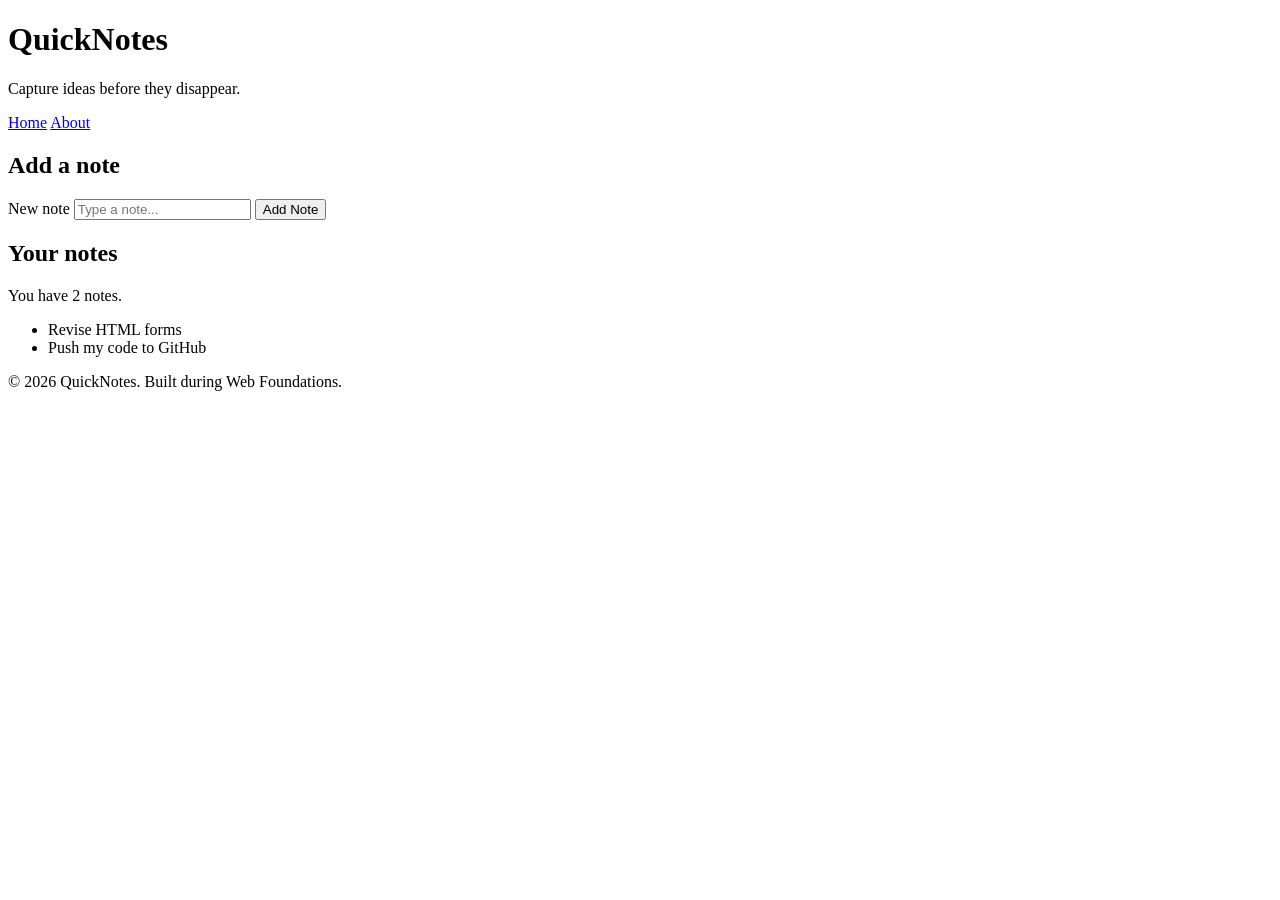
<file: day1/index.html>
<!DOCTYPE html>
<html lang="en">
  <head>
    <meta charset="UTF-8" />
    <meta name="viewport" content="width=device-width, initial-scale=1.0" />
    <title>QuickNotes</title>
  </head>
  <body>
    <header>
      <h1>QuickNotes</h1>
      <p>Capture ideas before they disappear.</p>
      <nav>
        <a href="index.html">Home</a>
        <a href="about.html">About</a>
      </nav>
    </header>
    <main>
      <section>
        <h2>Add a note</h2>
        <form id="note-form">
          <label for="note-input">New note</label>
          <input type="text" id="note-input" placeholder="Type a note..." />
          <button type="submit">Add Note</button>
        </form>
      </section>
      <section>
        <h2>Your notes</h2>
        <p id="note-count">You have 2 notes.</p>
        <ul id="notes-list">
          <li>Revise HTML forms</li>
          <li>Push my code to GitHub</li>
        </ul>
      </section>
    </main>
    <footer>
      <p>&copy; 2026 QuickNotes. Built during Web Foundations.</p>
    </footer>
  </body>
</html>
</file>
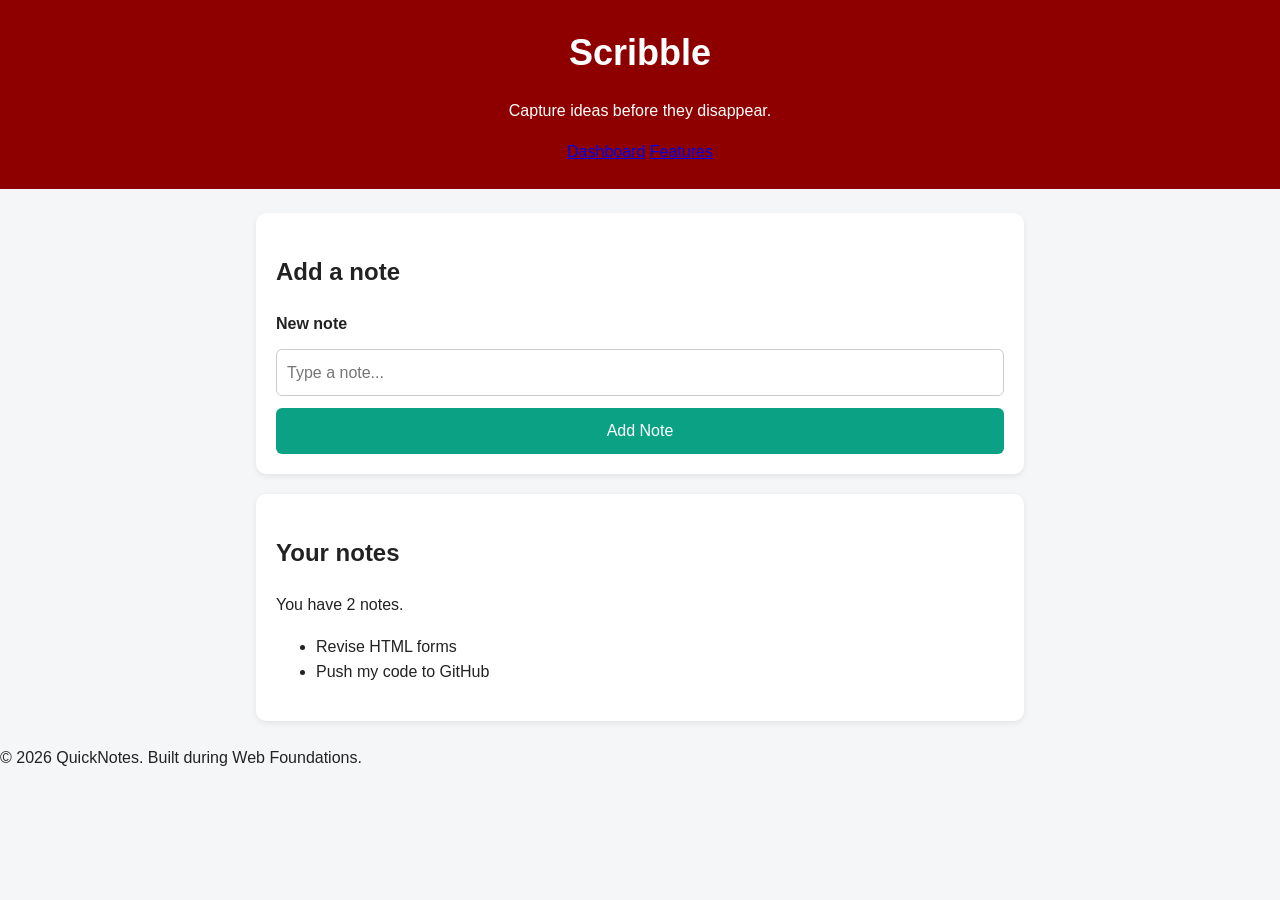
<file: day2/index.html>
<!DOCTYPE html>
<html lang="en">
  <head>
    <meta charset="UTF-8" />
    <meta name="viewport" content="width=device-width, initial-scale=1.0" />
    <title>QuickNotes</title> <link rel="stylesheet" href="style.css" />
  </head>
  <body>
    <header>
      <h1>Scribble</h1>
      <p>Capture ideas before they disappear.</p>
      <nav>
        <a href="index.html">Dashboard</a>
        <a href="about.html">Features</a>
      </nav>
    </header>
    <main>
      <section>
        <h2>Add a note</h2>
        <form id="note-form">
          <label for="note-input">New note</label>
          <input type="text" id="note-input" placeholder="Type a note..." />
          <button type="submit">Add Note</button>
        </form>
      </section>
      <section>
        <h2>Your notes</h2>
        <p id="note-count">You have 2 notes.</p>
        <ul id="notes-list">
          <li>Revise HTML forms</li>
          <li>Push my code to GitHub</li>
        </ul>
      </section>
    </main>
    <footer>
      <p>&copy; 2026 QuickNotes. Built during Web Foundations.</p>
    </footer>
  </body>
</html>
</file>
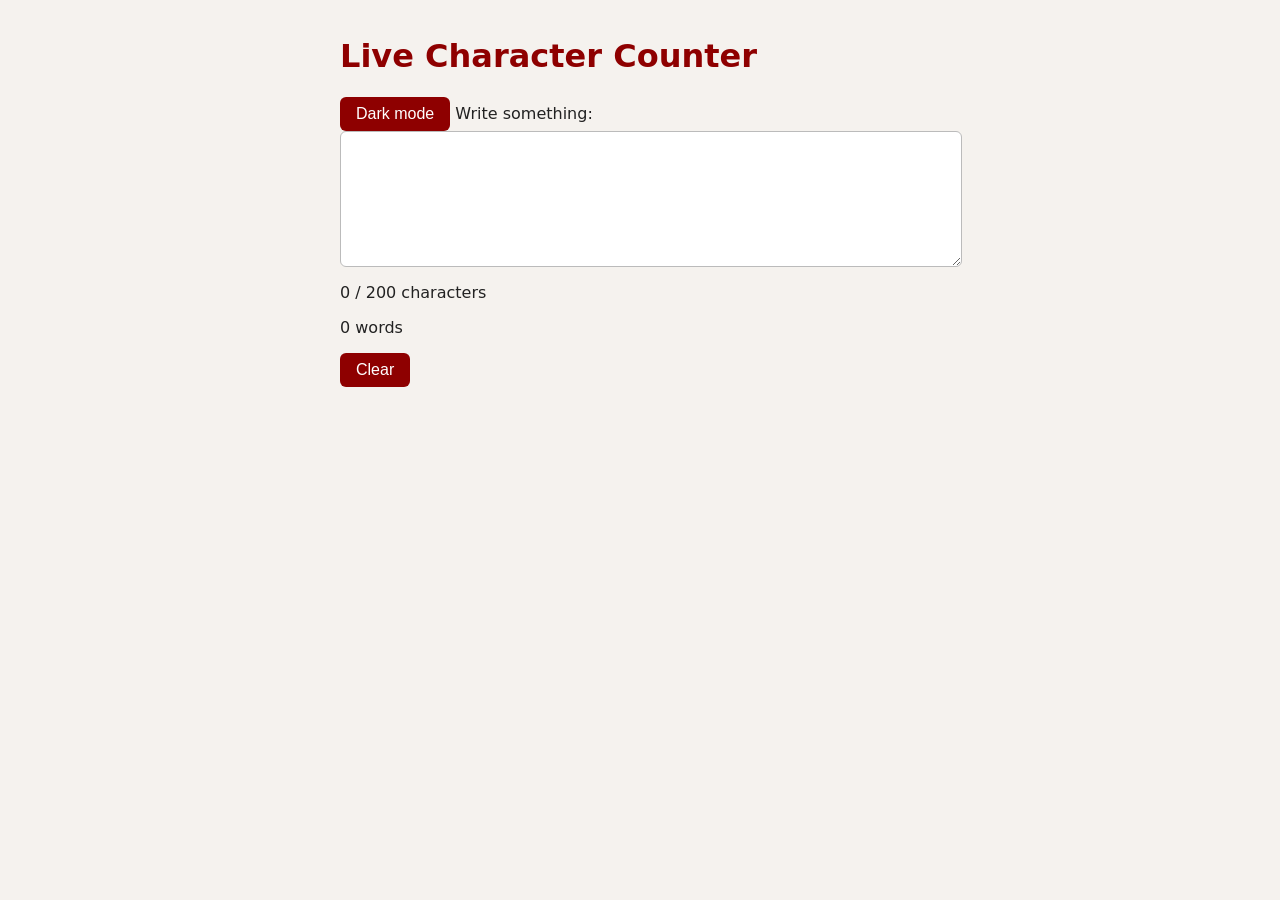
<file: day4/index.html>
<!DOCTYPE html>
<html lang="en">
<head>
  <meta charset="UTF-8">
  <meta name="viewport" content="width=device-width, initial-scale=1.0">
  <title>Live Character Counter</title>
  <link rel="stylesheet" href="style.css">
  <script src="script.js" defer></script>
</head>
<body>
  <h1>Live Character Counter</h1>
  <button id="theme-toggle" type="button">Dark mode</button>

  <label for="note-text">Write something:</label>
  <textarea id="note-text" rows="6"></textarea>

  <p id="char-count">0 / 200 characters</p>
  <p id="word-count">0 words</p>

  <button id="clear-btn" type="button">Clear</button>
</body>
</html>
</file>
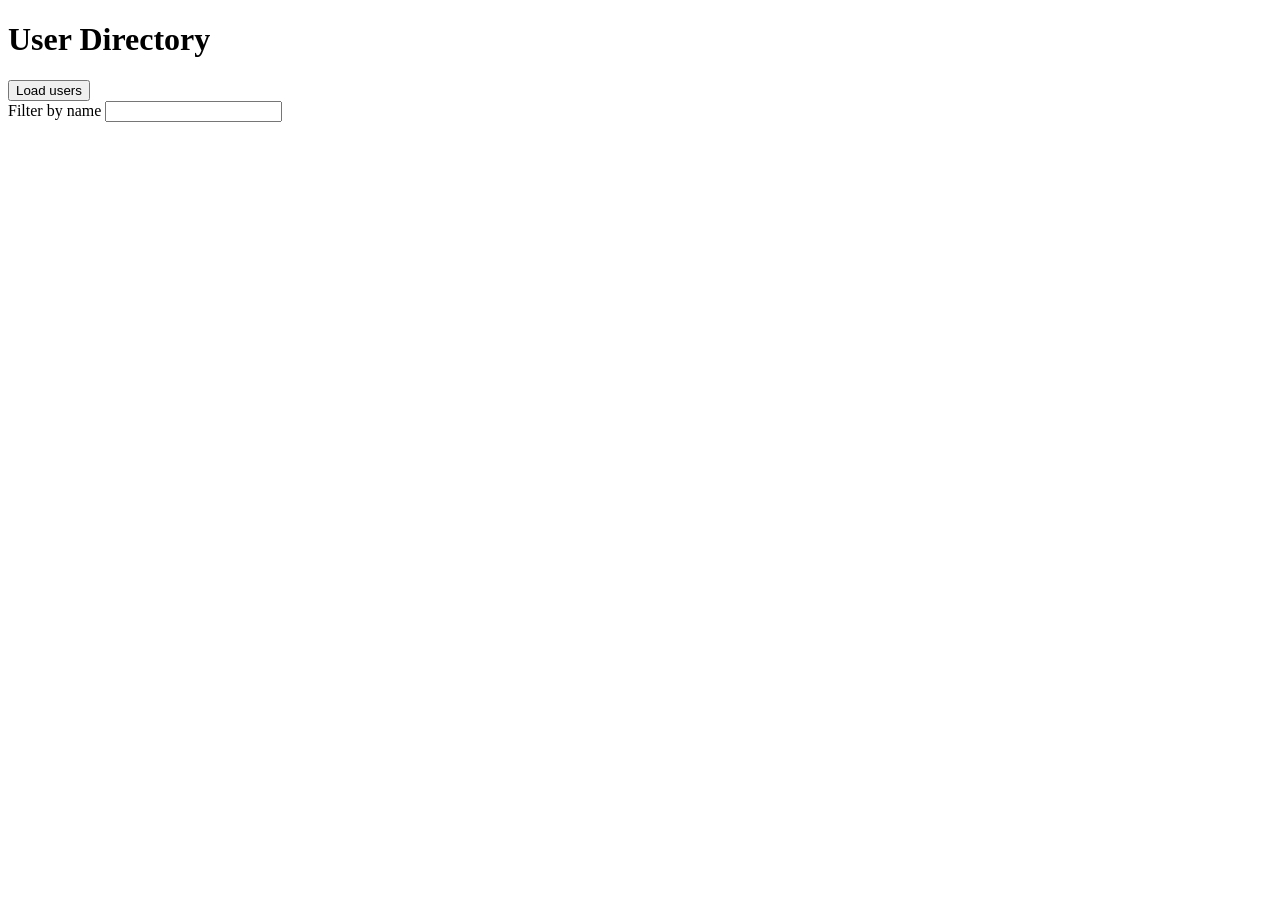
<file: day5/index.html>
<!DOCTYPE html>
<html lang="en">
  <head>
    <meta charset="UTF-8" />
    <meta name="viewport" content="width=device-width, initial-scale=1.0" />
    <title>User Directory</title>
    <script src="users.js" defer></script>
  </head>
  <body>
    <h1>User Directory</h1>
    <button id="load-users">Load users</button>

    <div>
      <label for="filter-input">Filter by name</label>
      <input id="filter-input" type="text" />
    </div>

    <p id="status"></p>
    <ul id="users-list"></ul>
  </body>
</html>
</file>
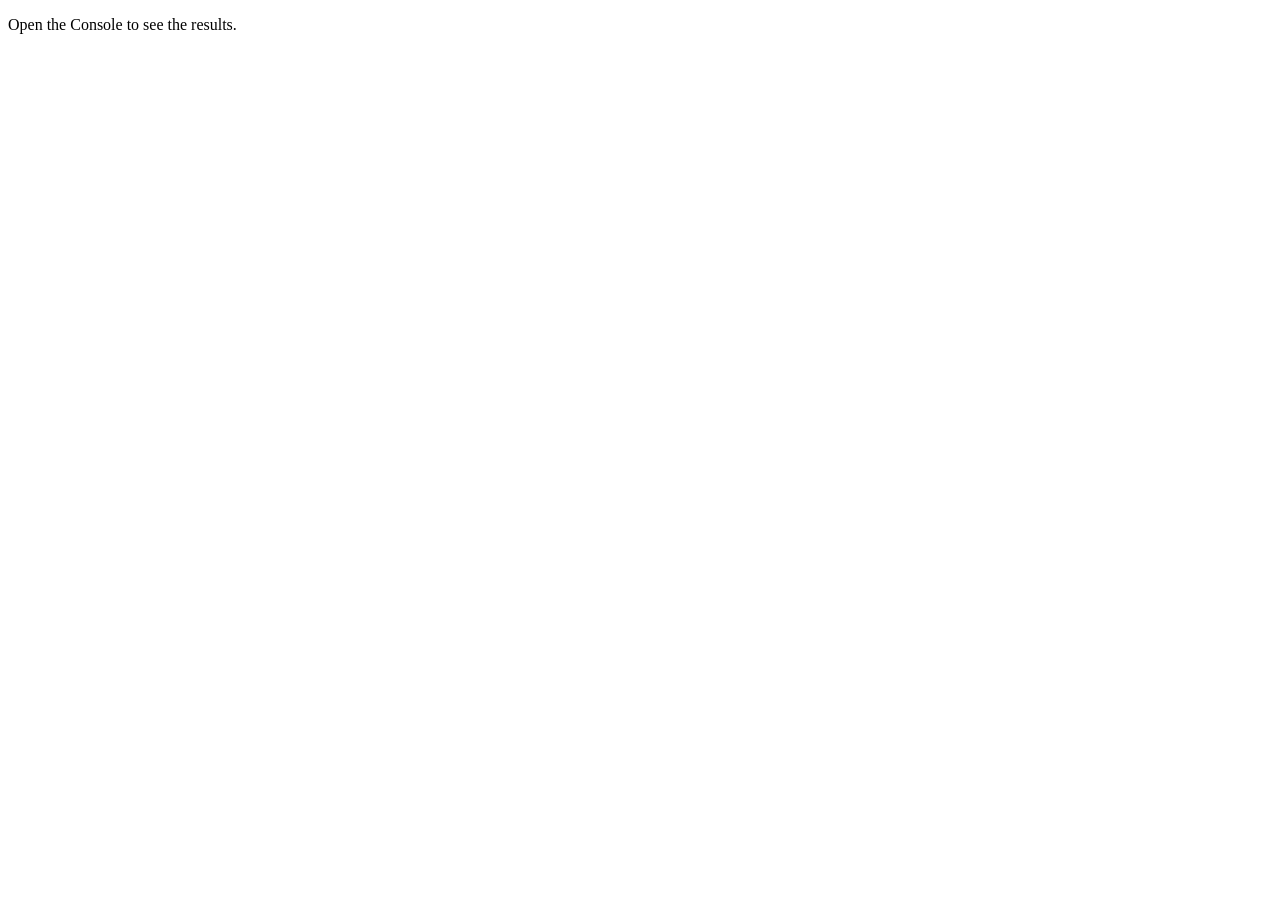
<file: day3/day3/index.html>
<!DOCTYPE html>
<html lang="en">
<head>
  <meta charset="UTF-8">
  <meta name="viewport" content="width=device-width, initial-scale=1.0">
  <title>Notes Toolkit</title>
  <script src="script.js" defer></script>
</head>
<body>
  <p>Open the Console to see the results.</p>
</body>
</html>
</file>
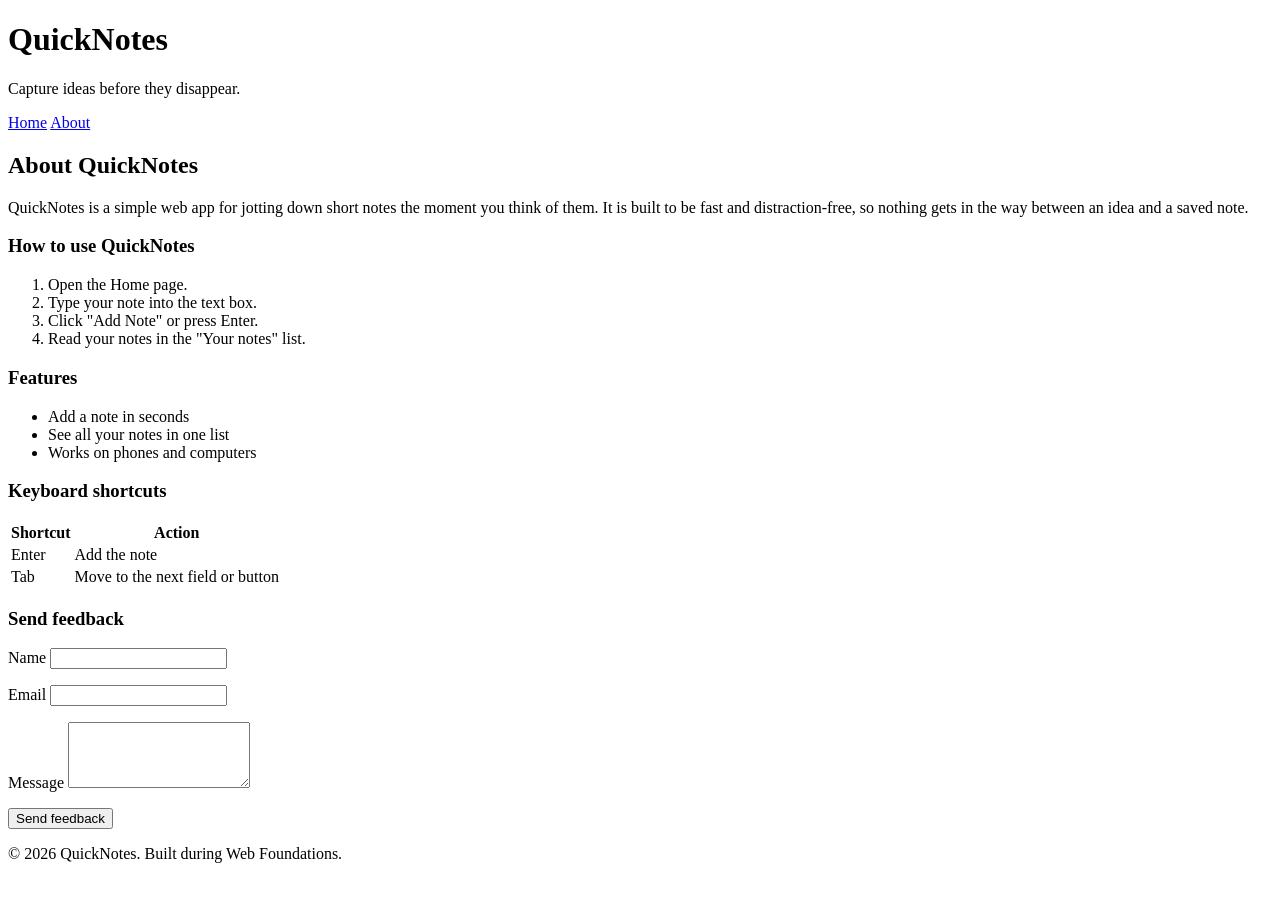
<file: day1/about.html>
<!DOCTYPE html>
<html lang="en">
  <head>
    <meta charset="UTF-8" />
    <meta name="viewport" content="width=device-width, initial-scale=1.0" />
    <title>About QuickNotes</title>
  </head>
  <body>
    <header>
      <h1>QuickNotes</h1>
      <p>Capture ideas before they disappear.</p>
      <nav>
        <a href="index.html">Home</a>
        <a href="about.html">About</a>
      </nav>
    </header>
    <main>
      <h2>About QuickNotes</h2>
      <p>QuickNotes is a simple web app for jotting down short notes the moment you think of them. It is built to be fast and distraction-free, so nothing gets in the way between an idea and a saved note.</p>
      <section>
        <h3>How to use QuickNotes</h3>
        <ol>
          <li>Open the Home page.</li>
          <li>Type your note into the text box.</li>
          <li>Click "Add Note" or press Enter.</li>
          <li>Read your notes in the "Your notes" list.</li>
        </ol>
      </section>
      <section>
        <h3>Features</h3>
        <ul>
          <li>Add a note in seconds</li>
          <li>See all your notes in one list</li>
          <li>Works on phones and computers</li>
        </ul>
      </section>
      <section>
        <h3>Keyboard shortcuts</h3>
        <table>
          <thead>
            <tr>
              <th>Shortcut</th>
              <th>Action</th>
            </tr>
          </thead>
          <tbody>
            <tr>
              <td>Enter</td>
              <td>Add the note</td>
            </tr>
            <tr>
              <td>Tab</td>
              <td>Move to the next field or button</td>
            </tr>
          </tbody>
        </table>
      </section>
      <section>
        <h3>Send feedback</h3>
        <form id="feedback-form">
          <p>
            <label for="name">Name</label>
            <input type="text" id="name" name="name" required />
          </p>
          <p>
            <label for="email">Email</label>
            <input type="email" id="email" name="email" required />
          </p>
          <p>
            <label for="message">Message</label>
            <textarea id="message" name="message" rows="4" required></textarea>
          </p>
          <button type="submit">Send feedback</button>
        </form>
      </section>
    </main>
    <footer>
      <p>&copy; 2026 QuickNotes. Built during Web Foundations.</p>
    </footer>
  </body>
</html>
</file>
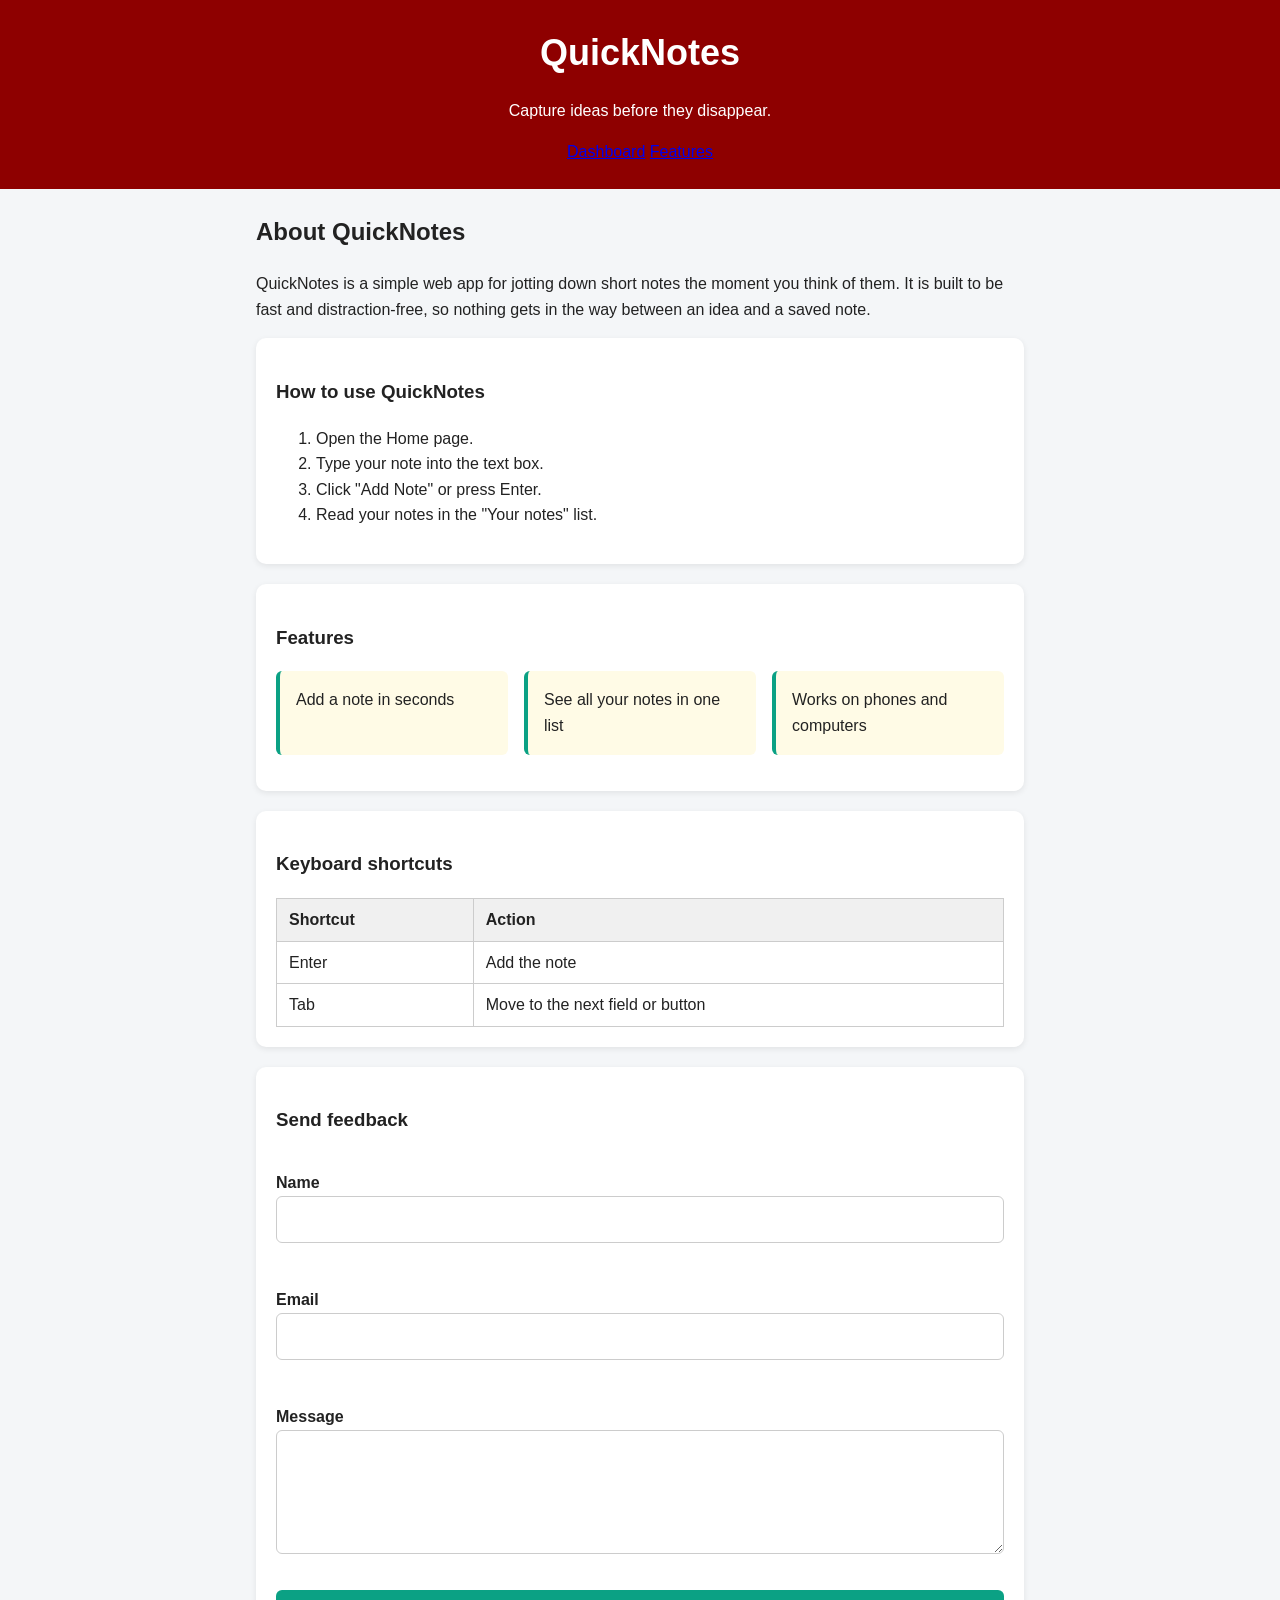
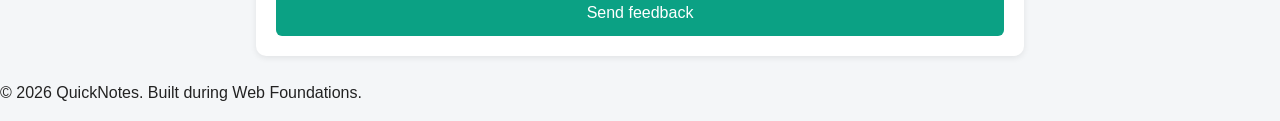
<file: day2/about.html>
<!DOCTYPE html>
<html lang="en">
  <head>
    <meta charset="UTF-8" />
    <meta name="viewport" content="width=device-width, initial-scale=1.0" />
    <title>About QuickNotes</title> <link rel="stylesheet" href="style.css" />
  </head>
  <body>
    <header>
      <h1>QuickNotes</h1>
      <p>Capture ideas before they disappear.</p>
      <nav>
        <a href="index.html">Dashboard</a>
        <a href="about.html">Features</a>
      </nav>
    </header>
    <main>
      <h2>About QuickNotes</h2>
      <p>QuickNotes is a simple web app for jotting down short notes the moment you think of them. It is built to be fast and distraction-free, so nothing gets in the way between an idea and a saved note.</p>
      <section>
        <h3>How to use QuickNotes</h3>
        <ol>
          <li>Open the Home page.</li>
          <li>Type your note into the text box.</li>
          <li>Click "Add Note" or press Enter.</li>
          <li>Read your notes in the "Your notes" list.</li>
        </ol>
      </section>
      <section>
        <h3>Features</h3>
        <ul class="features">
          <li>Add a note in seconds</li>
          <li>See all your notes in one list</li>
          <li>Works on phones and computers</li>
        </ul>
      </section>
      <section>
        <h3>Keyboard shortcuts</h3>
        <table>
          <thead>
            <tr>
              <th>Shortcut</th>
              <th>Action</th>
            </tr>
          </thead>
          <tbody>
            <tr>
              <td>Enter</td>
              <td>Add the note</td>
            </tr>
            <tr>
              <td>Tab</td>
              <td>Move to the next field or button</td>
            </tr>
          </tbody>
        </table>
      </section>
      <section>
        <h3>Send feedback</h3>
        <form id="feedback-form">
          <p>
            <label for="name">Name</label>
            <input type="text" id="name" name="name" required />
          </p>
          <p>
            <label for="email">Email</label>
            <input type="email" id="email" name="email" required />
          </p>
          <p>
            <label for="message">Message</label>
            <textarea id="message" name="message" rows="4" required></textarea>
          </p>
          <button type="submit">Send feedback</button>
        </form>
      </section>
    </main>
    <footer>
      <p>&copy; 2026 QuickNotes. Built during Web Foundations.</p>
    </footer>
  </body>
</html>
</file>
<file: day2/style.css>
/* 1. Reset and base */
*,
*::before,
*::after {
  box-sizing: border-box;
}

body {
  margin: 0;
  font-family: "Segoe UI", Arial, sans-serif;
  background-color: #f4f6f8;
  color: #222;
  line-height: 1.6;
}

/* 2. Header */
header {
  background-color: #8e0000;
  color: white;
  text-align: center;
  padding: 24px 16px;
}

header h1 {/* 3. Navigation (Flexbox) */
nav ul {
  display: flex;
  justify-content: center;
  gap: 16px;
  list-style: none;
  padding: 0;
  margin: 0;
}

nav a {
  color: white;
  text-decoration: none;
  padding: 6px 10px;
  border-radius: 6px;
  transition: background-color 0.2s ease;
}

nav a:hover,
nav a:focus-visible {
  background-color: rgba(255, 255, 255, 0.25);
  text-decoration: underline;
}
  margin: 0 0 12px;
  font-size: 2.25rem;
}
/* 4. Centred main and card sections */
main {
  max-width: 800px;
  margin: 24px auto;
  padding: 0 16px;
}

section {
  background: white;
  padding: 20px;
  border-radius: 10px;
  margin-bottom: 20px;
  box-shadow: 0 2px 6px rgba(0, 0, 0, 0.08);
}

/* 5. Features list as responsive Grid cards */
.features {
  list-style: none;
  padding: 0;
  display: grid;
  grid-template-columns: repeat(auto-fit, minmax(180px, 1fr));
  gap: 16px;
}

.features li {
  background-color: #fffbe6;
  border-left: 4px solid #0ba184;
  border-radius: 6px;
  padding: 16px;
}

/* 6. Shortcuts table */
table {
  width: 100%;
  border-collapse: collapse;
}

th,
td {
  border: 1px solid #ccc;
  padding: 8px 12px;
  text-align: left;
}

th {
  background-color: #f0f0f0;
}

/* 7. Feedback form (stacked, full width) */
form {
  display: flex;
  flex-direction: column;
  gap: 12px;
}

label {
  font-weight: bold;
}

input,
select,
textarea {
  width: 100%;
  padding: 10px;
  border: 1px solid #ccc;
  border-radius: 6px;
  font: inherit;
}

input:focus,
select:focus,
textarea:focus {
  outline: 2px solid #0ba184;
  border-color: #0ba184;
}

/* 8. Buttons with transition */
button {
  background-color: #0ba184;
  color: white;
  border: none;
  padding: 10px 18px;
  border-radius: 6px;
  font: inherit;
  cursor: pointer;
  transition: background-color 0.2s ease, transform 0.2s ease;
}

button:hover {
  background-color: #088a70;
  transform: translateY(-2px);
}
/* 9. Phones */
@media (max-width: 600px) {
  header {
    padding: 14px 12px;
  }

  header h1 {
    font-size: 1.5rem;
  }

  nav {
    gap: 8px;
  }
}
</file>
<file: day4/style.css>
:root {
  --bg: #f5f2ee;
  --text: #222222;
  --surface: #ffffff;
  --border: #bbbbbb;
  --accent: #8e0000;
  --accent-text: #ffffff;
}

body.dark {
  --bg: #1b1b1f;
  --text: #ececec;
  --surface: #26262c;
  --border: #4a4a55;
  --accent: #e05a5a;
  --accent-text: #1b1b1f;
}

body {
  font-family: system-ui, sans-serif;
  background-color: var(--bg);
  color: var(--text);
  max-width: 600px;
  margin: 0 auto;
  padding: 16px;
}

h1 {
  color: var(--accent);
}

textarea {
  display: block;
  width: 100%;
  padding: 10px;
  font-size: 1rem;
  font-family: inherit;
  background-color: var(--surface);
  color: var(--text);
  border: 1px solid var(--border);
  border-radius: 6px;
}

button {
  padding: 8px 16px;
  font-size: 1rem;
  border: none;
  border-radius: 6px;
  background-color: var(--accent);
  color: var(--accent-text);
  cursor: pointer;
}

/* Character counter states */
.warning {
  color: orange;
}

.over {
  color: red;
  font-weight: bold;
}
</file>
